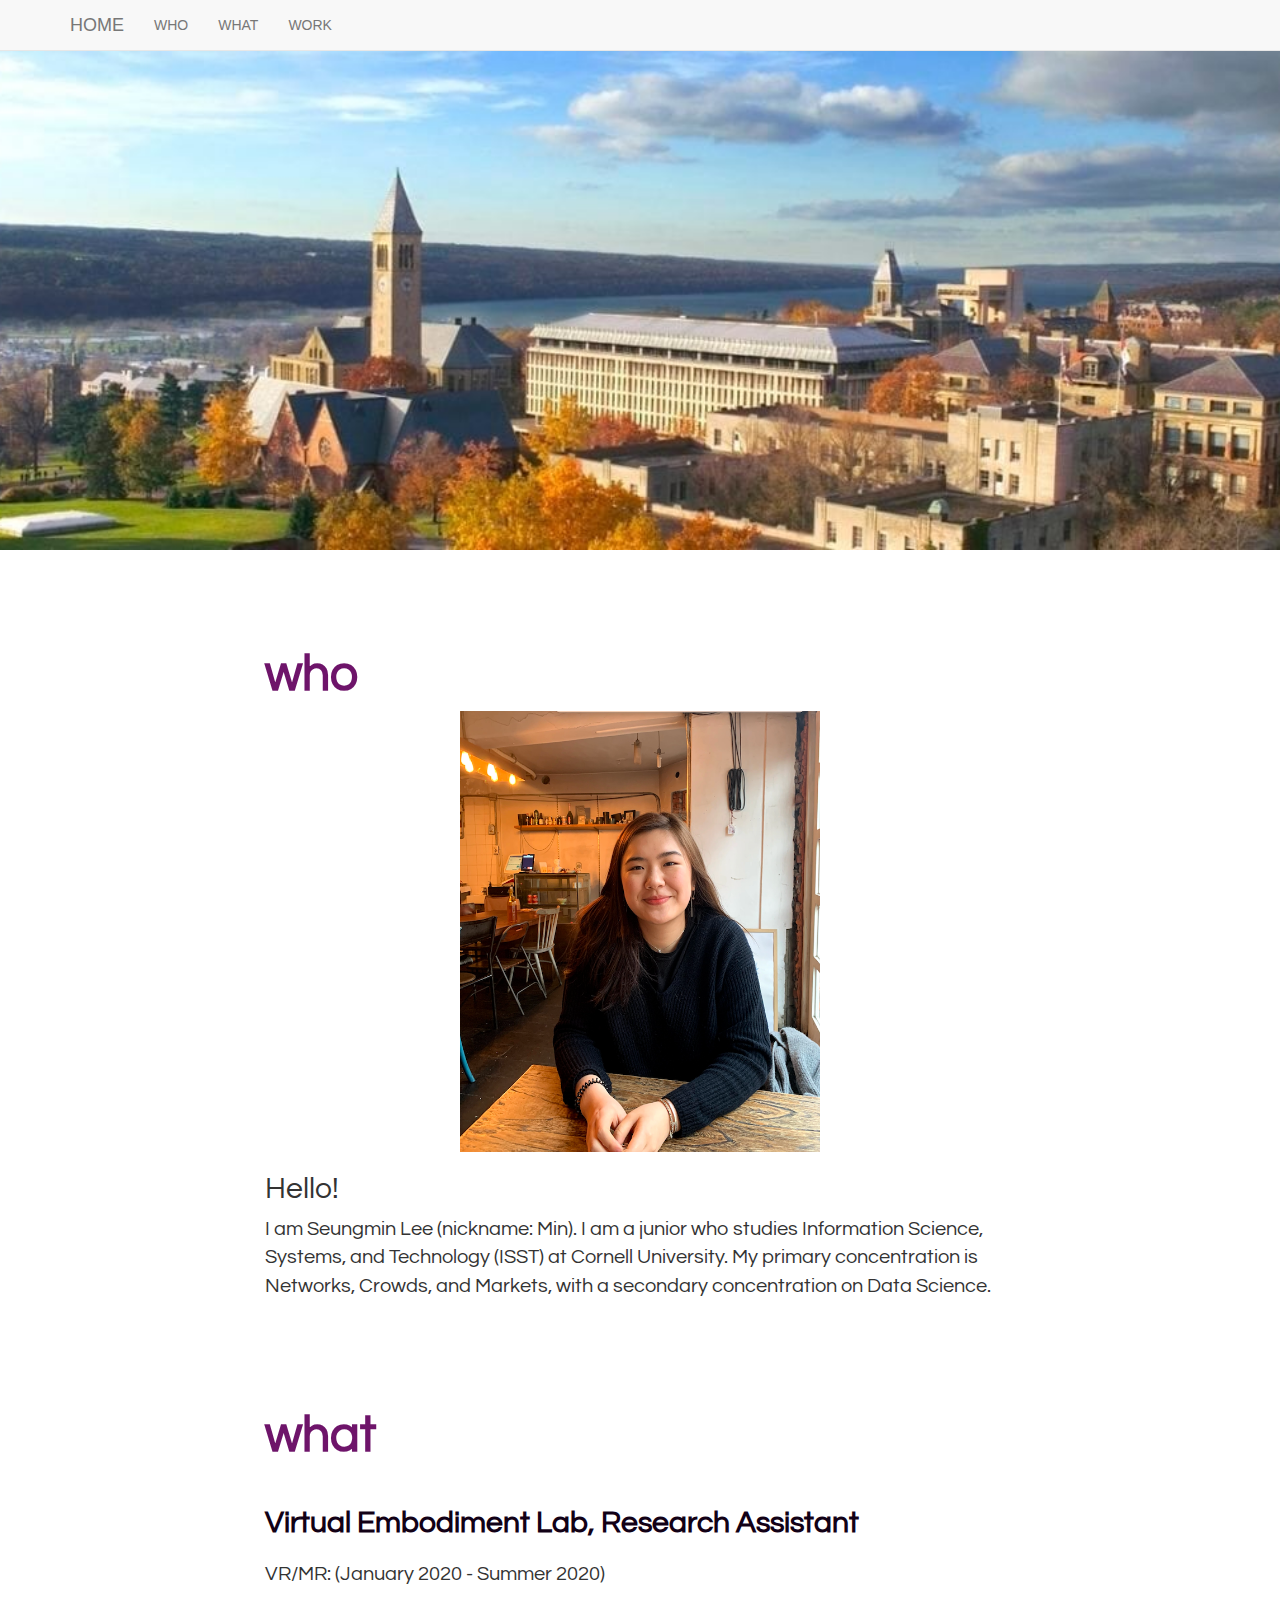
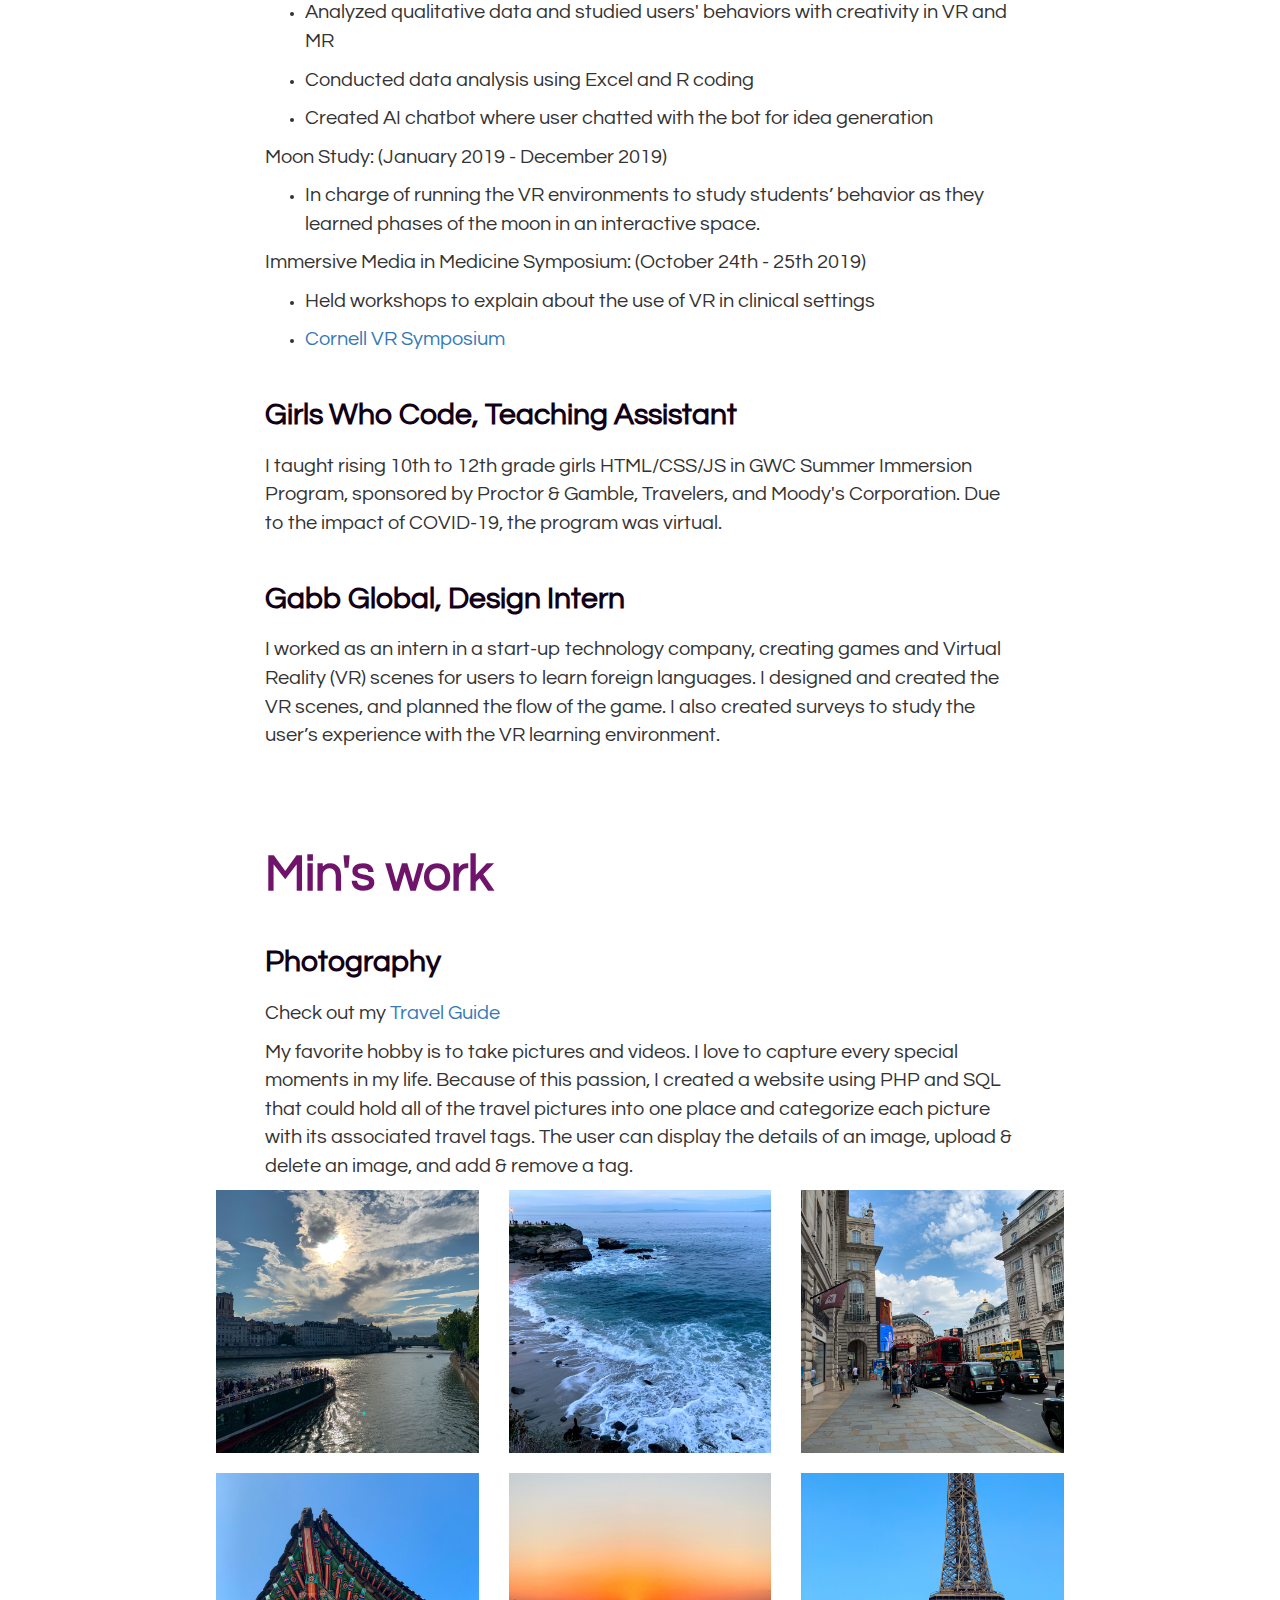
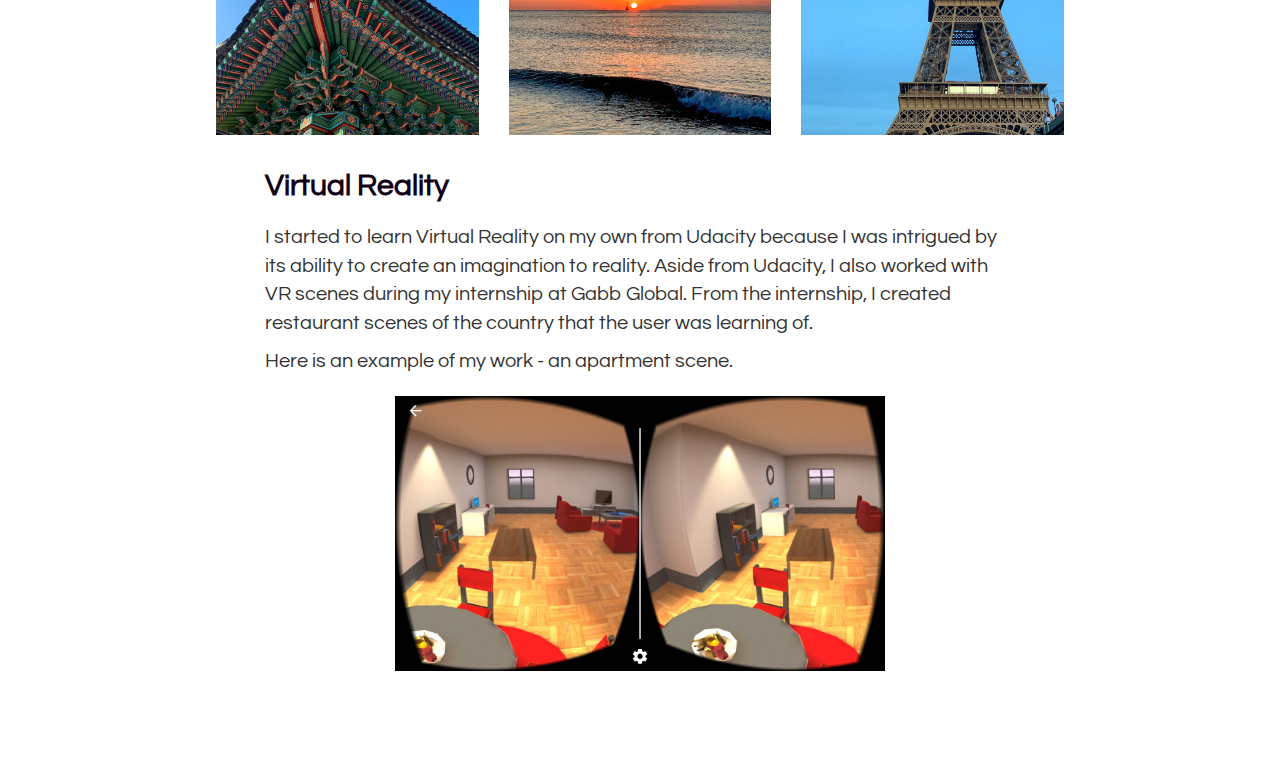
<file: webDev/index.html>
<!DOCTYPE html>
<html lang="en">

  <head>
    <title>
      Seungmin Lee
    </title>
    <link rel="stylesheet" href="https://maxcdn.bootstrapcdn.com/bootstrap/3.3.7/css/bootstrap.min.css" integrity="sha384-BVYiiSIFeK1dGmJRAkycuHAHRg32OmUcww7on3RYdg4Va+PmSTsz/K68vbdEjh4u" crossorigin="anonymous">
  	<link href="https://fonts.googleapis.com/css?family=Source+Sans+Pro:300,300i,600,700,700i" rel="stylesheet" type="text/css">
  	<link href="https://fonts.googleapis.com/css?family=Inconsolata:400,700,700i" rel="stylesheet" type="text/css">
    <link href="https://fonts.googleapis.com/css?family=Questrial&display=swap" rel="stylesheet">
    <link rel="stylesheet" href="main.css" />

    <style>
    /* Insert more CSS here */
    #name{
      color: #6041a8;
    }
    </style>
  </head>

  <body>
      <nav id="project-navbar" class="navbar navbar-default navbar-fixed-top">
          <div class="container">
        		<div class="navbar-header">
              <a class="navbar-brand" href="#project-wrapper"><span class="hidden-sm" id ="name"></span>HOME</a>
        		</div>
            <div id = "right">
          		<div class="collapse navbar-collapse" id="project-navbar-collapse">
                <ul class="nav navbar-nav">
            			<li><a href="#about">WHO</a></li>
            			<li><a href="#experience">WHAT</a></li>
                  <li><a href="#Interest">WORK</a></li>
                </ul>
          		</div>
            </div>
          </div>
    	</nav>

      <div id="project-wrapper" data-spy="scroll" data-target="#project-navbar">

        <div class="banner" style="padding-top:110px">
          <div class="over" id ="main">
          </div>
        </div>

        <p></p>

        <div id="about" class="container">
          <div class="row">
            <div class="col-md-2"></div>
            <div class="col-md-8">
              <div class="maintitle"><strong>who</strong></div>
              <div class = "profile">
                <div class = "content1">
    							<img src="profilepic.png" width="360"  alt="profile">
                </div>
              </div>
            </div>
            <div class="col-md-2"></div>
          </div>
          <div class="row">
            <div class="col-md-2"></div>
            <div class="col-md-8">
              <div class = "content2">
                <h2>Hello! </h2>
                  <p>I am Seungmin Lee (nickname: Min). I am a junior who studies Information Science, Systems, and Technology (ISST) at Cornell University.
                    My primary concentration is Networks, Crowds, and Markets, with a secondary concentration on Data Science.
                  <p>
              </div>
            </div>
            <div class="col-md-2"></div>
          </div>
        </div>

        <p></p>

        <div id="experience" class="container">
          <div class="row">
            <div class="col-md-2"></div>
            <div class="col-md-8">
            <div class="maintitle"><strong>what</strong></div>
            <div class="subtitle"> Virtual Embodiment Lab, Research Assistant</div>
              <p>VR/MR: (January 2020 - Summer 2020)</p>
            <ul>
              <li><p>Analyzed qualitative data and studied users' behaviors with creativity in VR and MR</p></li>
              <li><p>Conducted data analysis using Excel and R coding </p></li>
              <li><p>Created AI chatbot where user chatted with the bot for idea generation</p></li>
            </ul>

              <p>Moon Study: (January 2019 - December 2019)</p>
            <ul>
              <li><p>In charge of running the VR environments to study students’ behavior as they learned phases of the moon in an interactive space. </p></li>
            </ul>
              <p>Immersive Media in Medicine Symposium: (October 24th - 25th 2019)</p>
            <ul>
              <li><p>Held workshops to explain about the use of VR in clinical settings</p></li>
              <li><p><a href = "https://cornellvrsymposium.com/bios/">Cornell VR Symposium</a></p></li>
            </ul>
            <div class="subtitle">Girls Who Code, Teaching Assistant</div>

            <p>I taught rising 10th to 12th grade girls HTML/CSS/JS in GWC Summer Immersion Program, sponsored by Proctor & Gamble, Travelers, and Moody's Corporation. Due to the impact of COVID-19, the program was virtual.</p>


              <div class="subtitle">Gabb Global, Design Intern</div>
              <p>I worked as an intern in a start-up technology company, creating games and Virtual Reality (VR) scenes for users to learn foreign languages. I designed and created the VR scenes, and planned the flow of the game. I also created surveys to study the user’s experience with the VR learning environment.</p>
            </div>
              <div class="col-md-2"></div>
					</div>
        </div>

        <div id="Interest" class="container">

          <div class="row">

            <div class="col-md-2"></div>

            <div class="col-md-8">

              <div class="maintitle"><strong>Min's work</strong></div>
              <div class="subtitle"> Photography </div>
              <p>Check out my <a href="https://secure-everglades-37716.herokuapp.com/index.php">Travel Guide</a></p>
              <p> My favorite hobby is to take pictures and videos. I love to capture every special moments in my life. Because of this passion, I created a website using PHP and SQL that could hold all of the travel pictures into one place and categorize each picture with its associated travel tags.
                The user can display the details of an image, upload & delete an image, and add & remove a tag.</p>


            </div>
            <div class="col-md-2"></div>

          </div>


        <div class="row">
          <div class="col-md-1" style="width: 12.499999995%"></div>
          <div class="col-md-3">
            <img src="images/boat.jpg" alt = "A Boat in Paris" width="100%"/>
          </div>
          <div class="col-md-3">
            <img src="images/beach.jpg" alt = "La Jolla Beach" width="100%"/>
          </div>
          <div class="col-md-3">
            <img src="images/londonstreet.jpg" alt = "London Street" width="100%"/>
          </div>
          <div class="col-md-1" style="width: 12.499999995%"></div>
        </div>
        <div class="top-buffer"></div>
        <div class = "row">
          <div class="col-md-1" style="width: 12.499999995%"></div>
          <div class="col-md-3">
          <img src="images/korea.jpg" alt = "Korea" width="100%"/>
          </div>
          <div class="col-md-3">
          <img src="images/sun.jpg" alt = "Sunrise" width="100%"/>
          </div>
          <div class="col-md-3">
          <img src="images/paris.jpg" alt = "Eiffel Tower" width="100%"/>
          </div>
          <div class="col-md-1" style="width: 12.499999995%"></div>
        </div>


          <div class="row">
              <div class="col-md-2"></div>
              <div class="col-md-8">
              <div class="subtitle">Virtual Reality</div>

              <p>I started to learn Virtual Reality on my own from Udacity because I was intrigued by its ability to create an imagination to reality.
                Aside from Udacity, I also worked with VR scenes during my internship at Gabb Global. From the internship, I created restaurant scenes of the country that the user was learning of.</p>
              <p>Here is an example of my work - an apartment scene. </p>

              <div class="top-buffer"></div>
              <div class="top-buffer"></div>
              <div class="row">
                <div class="col-md-2"></div>
                <div class="col-md-8">
                  <img src="images/virtual.jpg" alt = "VR Scene" width="100%"/>
                </div>
                <div class="col-md-2"></div>

              </div>

              </div>
              <div class="col-md-2"></div>


          </div>
        </div>
        </div>
        <div class="row top-buffer-2"></div>

</html>
</file>
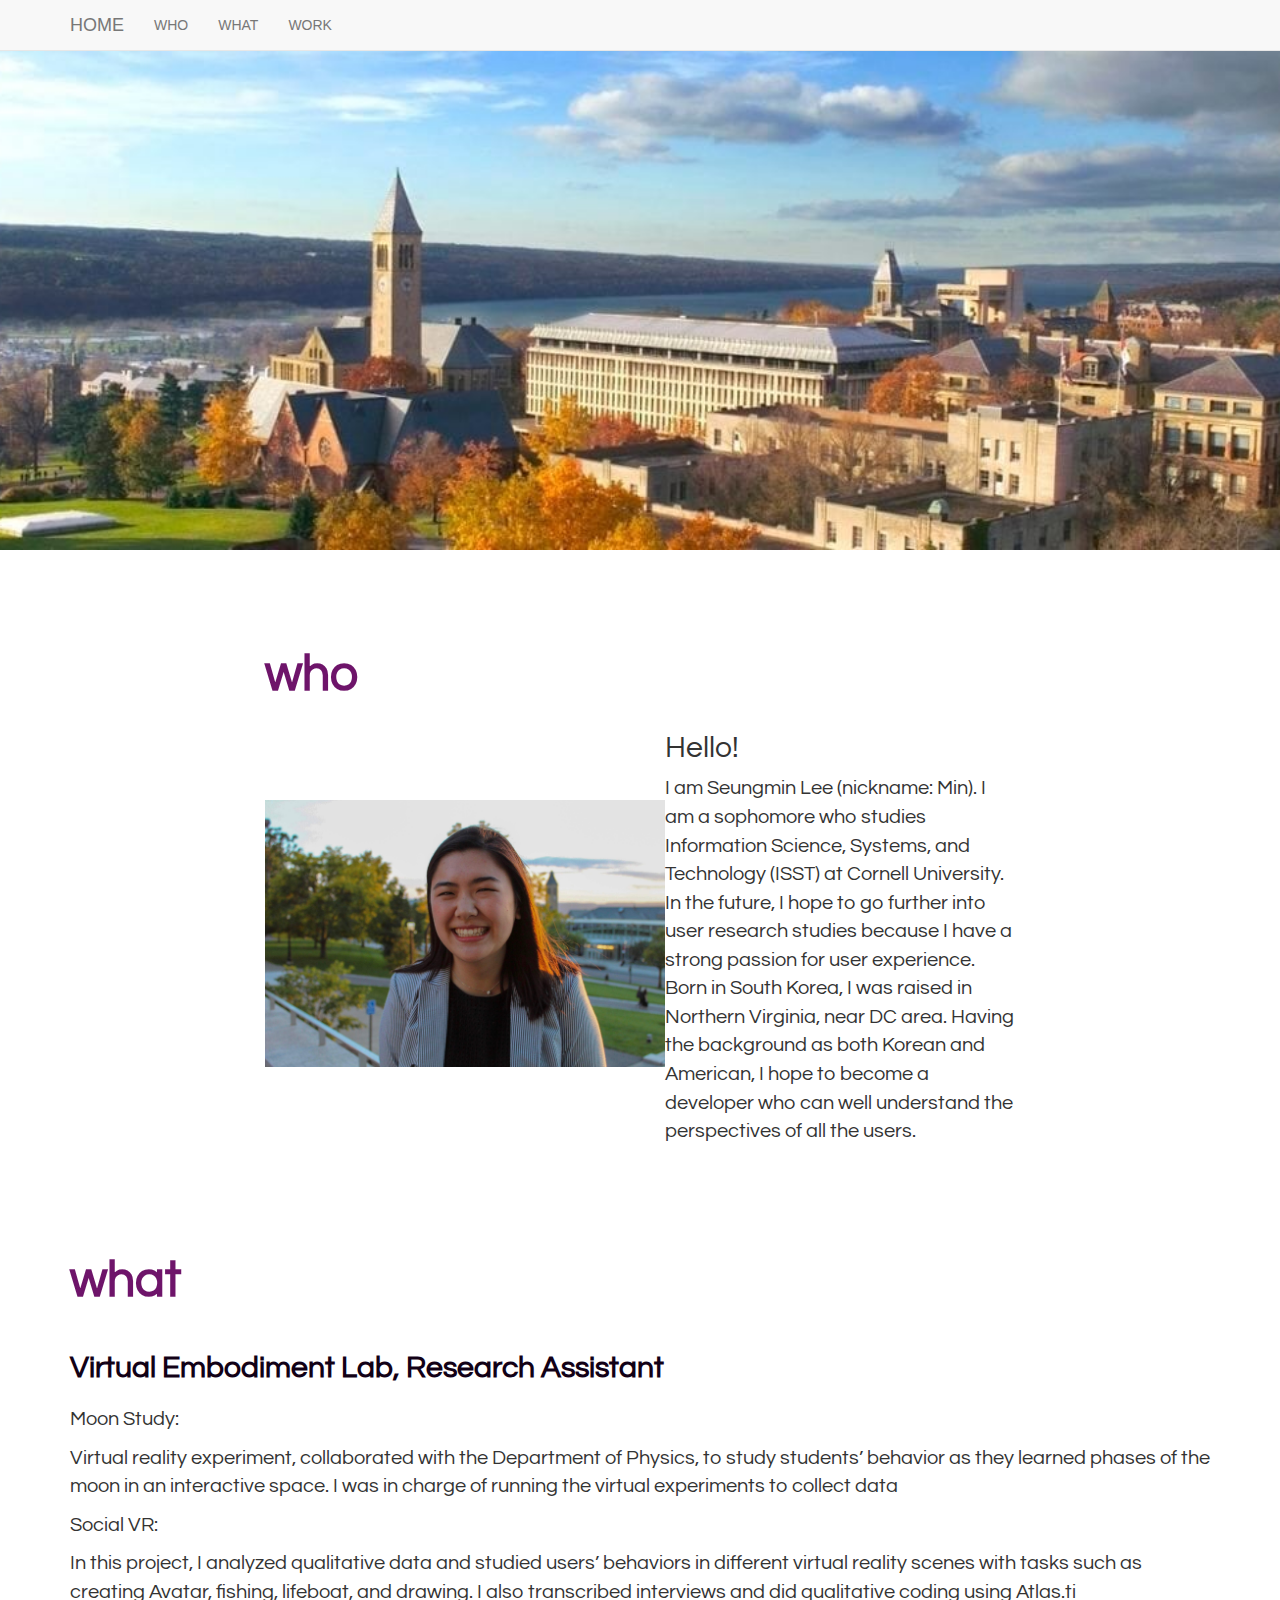
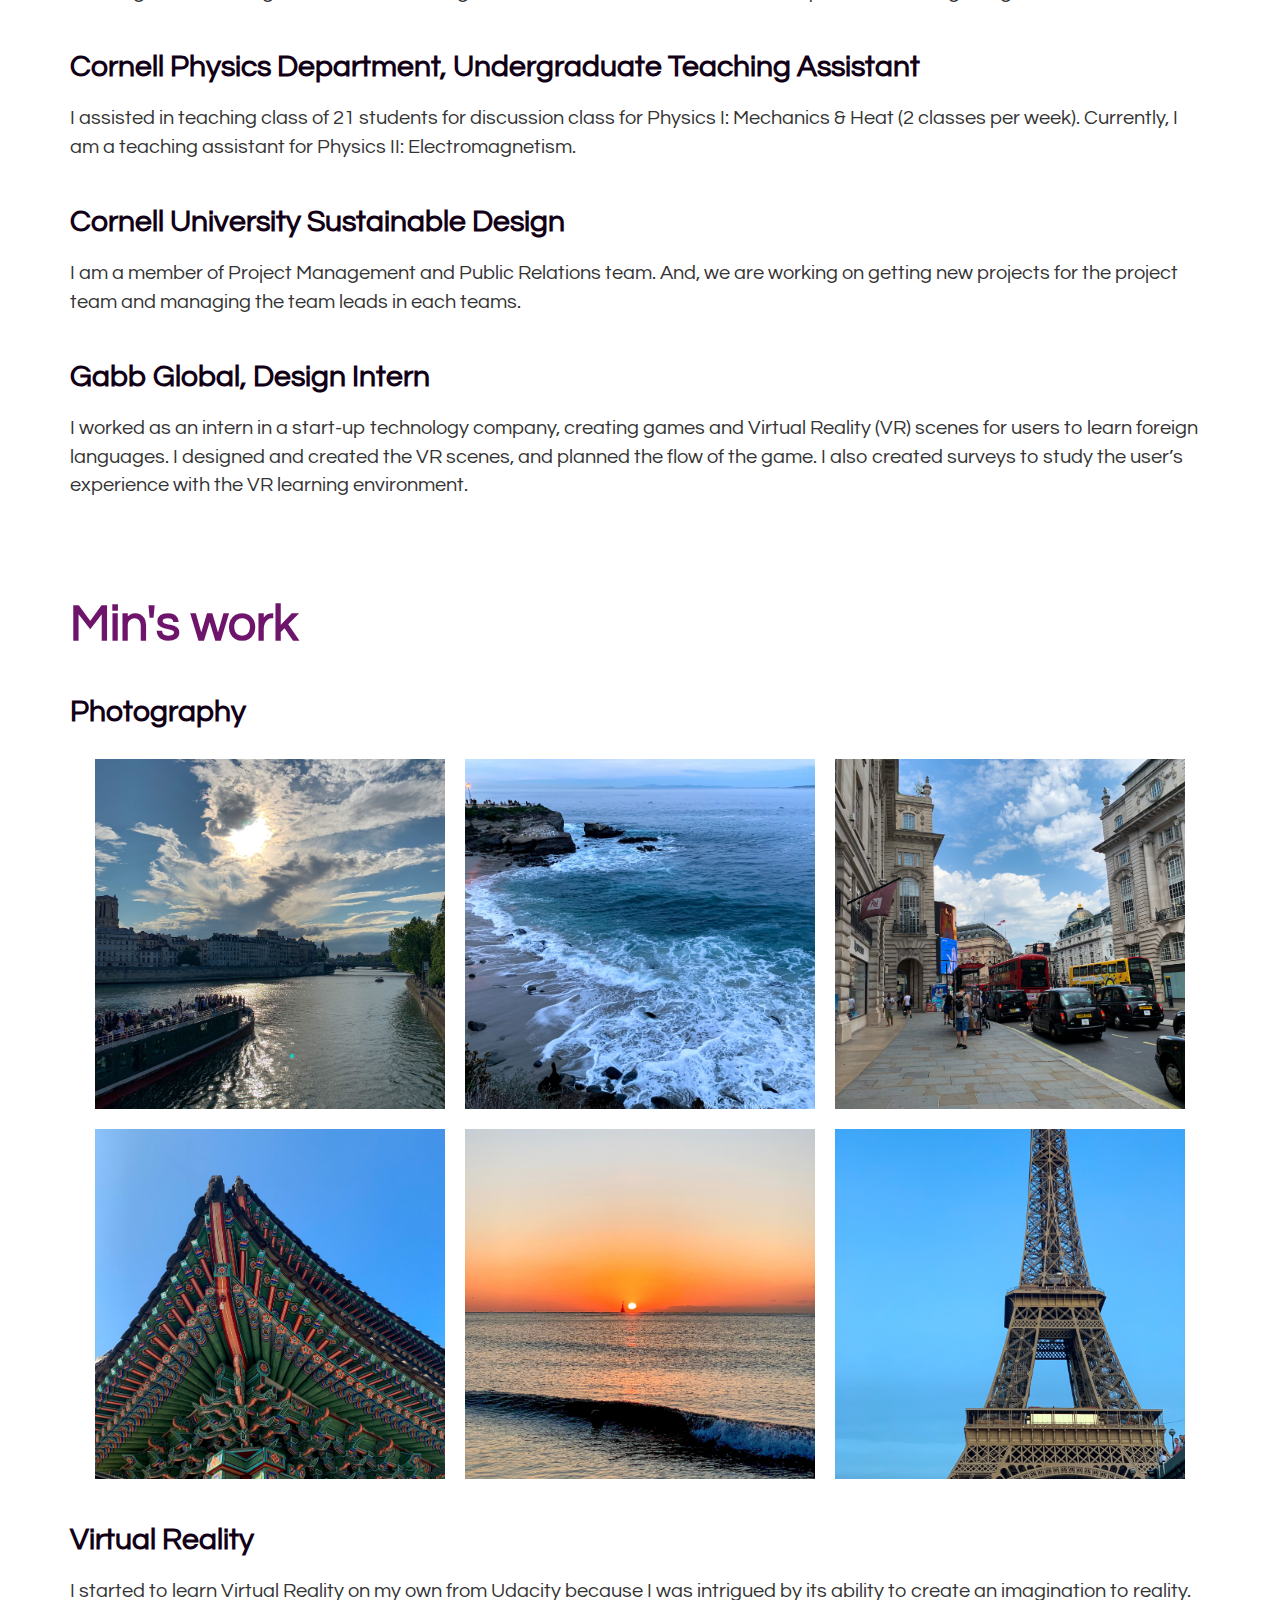
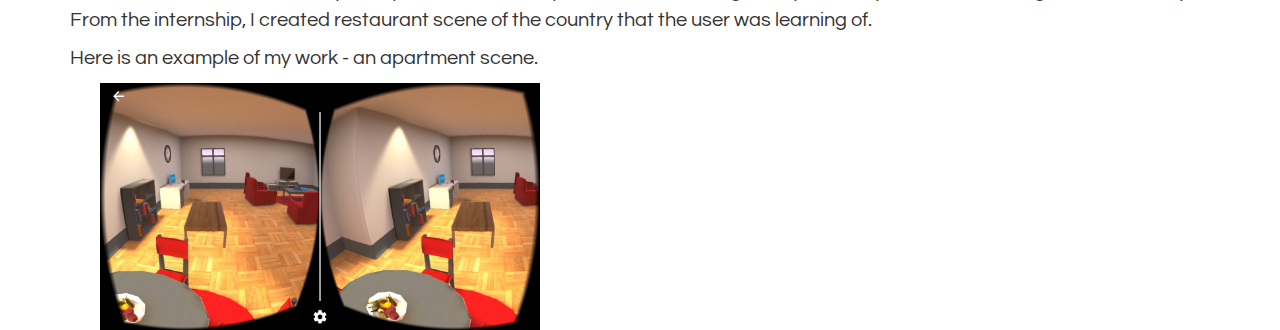
<file: webDev/original-index.html>
<!DOCTYPE html>
<html lang="en">

  <head>
    <title>
      Seungmin Lee
    </title>
    <link rel="stylesheet" href="https://maxcdn.bootstrapcdn.com/bootstrap/3.3.7/css/bootstrap.min.css" integrity="sha384-BVYiiSIFeK1dGmJRAkycuHAHRg32OmUcww7on3RYdg4Va+PmSTsz/K68vbdEjh4u" crossorigin="anonymous">
  	<link href="https://fonts.googleapis.com/css?family=Source+Sans+Pro:300,300i,600,700,700i" rel="stylesheet" type="text/css">
  	<link href="https://fonts.googleapis.com/css?family=Inconsolata:400,700,700i" rel="stylesheet" type="text/css">
    <link href="https://fonts.googleapis.com/css?family=Questrial&display=swap" rel="stylesheet">
    <link rel="stylesheet" href="main.css" />

    <style>
    /* Insert more CSS here */
    #name{
      color: #6041a8;
    }
    </style>
  </head>

  <body>
    <div>
      <nav id="project-navbar" class="navbar navbar-default navbar-fixed-top">
          <div class="container">
        		<div class="navbar-header">
              <a class="navbar-brand" href="#project-wrapper"><span class="hidden-sm" id ="name"></span>HOME</a>
        		</div>
            <div id = "right">
          		<div class="collapse navbar-collapse" id="project-navbar-collapse">
                <ul class="nav navbar-nav">
            			<li><a href="#about">WHO</a></li>
            			<li><a href="#experience">WHAT</a></li>
                  <li><a href="#Interest">WORK</a></li>
                </ul>
          		</div>
            </div>
          </div>
    	</nav>

      <div id="project-wrapper" data-spy="scroll" data-target="#project-navbar">

        <div class="banner" style="padding-top:110px">
          <div class="over" id ="main">
          </div>
        </div>

        <p></p>

        <div id="about" class="container">
          <div class="row">
            <div class="col-md-2"></div>
            <div class="col-md-8">
              <div class="maintitle"><strong>who</strong></div>
              <div class = "profile">
                <div class = "content1">
    							<img src="profilepic.jpg" width="400" alt="profile">
                </div>
                <div class = "content2">
    							<h2>Hello! </h2>
                    <p>I am Seungmin Lee (nickname: Min). I am a sophomore who studies Information Science, Systems, and Technology (ISST) at Cornell University.
                      In the future, I hope to go further into user research studies because I have a strong passion for user experience.
                      Born in South Korea, I was raised in Northern Virginia, near DC area. Having the background as both Korean and American, I hope to
                      become a developer who can well understand the perspectives of all the users.
                    <p>
                </div>
              </div>
            </div>
            <div class="col-md-2"></div>
          </div>
        </div>

        <p></p>

        <div id="experience" class="container">
          <div class="maintitle"><strong>what</strong></div>
          <div class="subtitle"> Virtual Embodiment Lab, Research Assistant</div>
            <p>Moon Study:</p>
            <p>Virtual reality experiment, collaborated with the Department of Physics, to study students’ behavior as they learned phases of the moon in an interactive space. I was in charge of running the virtual experiments to collect data </p>
            <p>Social VR:</p>
            <p> In this project, I analyzed qualitative data and studied users’ behaviors in different virtual reality scenes with tasks such as creating Avatar, fishing, lifeboat, and drawing. I also transcribed interviews and did qualitative coding using Atlas.ti</p>

            <div class="subtitle">Cornell Physics Department, Undergraduate Teaching Assistant</div>
              <p> I assisted in teaching class of 21 students for discussion class for Physics I: Mechanics & Heat (2 classes per week). Currently, I am a teaching assistant for Physics II: Electromagnetism. </p>
            <div class="subtitle">Cornell University Sustainable Design</div>
            <p>I am a member of Project Management and Public Relations team. And, we are working on getting new projects for the project team and managing the team leads in each teams.</p>

            <div class="subtitle">Gabb Global, Design Intern</div>
            <p>I worked as an intern in a start-up technology company, creating games and Virtual Reality (VR) scenes for users to learn foreign languages. I designed and created the VR scenes, and planned the flow of the game. I also created surveys to study the user’s experience with the VR learning environment.</p>
						</div>
					</div>
        </div>

        <div id="Interest" class="container">
          <div class="maintitle"><strong>Min's work</strong></div>
          <div class="subtitle"> Photography </div>
        <div class = "photos">
        <div class="row1">
          <div class="box1">
          <img src="images/boat.jpg" alt = "A Boat in Paris"/>
          </div>
          <div class="box2">
          <img src="images/beach.jpg" alt = "La Jolla Beach"/>
          </div>
          <div class="box3">
          <img src="images/londonstreet.jpg" alt = "London Street"/>
          </div>
        </div>
        <div class = "row2">
          <div class="box4">
          <img src="images/korea.jpg" alt = "Korea"/>
          </div>
          <div class="box5">
          <img src="images/sun.jpg" alt = "Sunrise"/>
          </div>
          <div class="box6">
          <img src="images/paris.jpg" alt = "Eiffel Tower"/>
          </div>
        </div>
      </div>


          <div class="subtitle">Virtual Reality</div>

          <p>I started to learn Virtual Reality on my own from Udacity because I was intrigued by its ability to create an imagination to reality.
            From the internship, I created restaurant scene of the country that the user was learning of.</p>
          <p>Here is an example of my work - an apartment scene. </p>
          <div class= "virtual">
          <img src="images/virtual.jpg" alt = "VR Scene"/>
          </div>
        </div>
</html>
</file>
<file: webDev/main.css>
.about{

}
.body{
  font-family: 'Questrial', sans-serif;
  width: 80%;
  margin: 0 auto;

}
h1{
  font-family: 'Questrial', sans-serif;
  font-size: 70px;
  color: rgb(110, 20, 106);
}
h2, h3{
  font-family: 'Questrial', sans-serif;
}

.maintitle{
  font-family: 'Questrial', sans-serif;
  font-size: 50px;
  color: rgb(110, 20, 106);
  margin-top: 80px;
}



.subtitle{
  font-family: 'Questrial', sans-serif;
  font-size: 30px;
  padding-top: 30px;
  padding-bottom: 15px;
  color: rgb(18, 1, 22);
  font-weight: bold;
}
p{
  font-family: 'Questrial', sans-serif;
  font-size: 20px;
}
@keyframes reveal
{
  from {opacity: 0;}
  to {opacity: 1;}
}
.photos{
  display: flex;
  flex-direction: column;
  padding: 0px 15px;
}
.row1, .row2{
  display: flex;
  flex-direction: row;
  flex-grow: 3;
  justify-content: center;
  width: 100%;
}
.top-buffer { margin-top:20px; }
.top-buffer-2 { margin-top:100px; }
.box1 img, .box2 img, .box3 img, .box4 img, .box5 img, .box6 img{
  display: block;
  width: 350px;
}
.box1, .box2, .box3, .box4, .box5, .box6 {
    position: relative;
    padding: 10px;
}
.virtual img{
  width: 500px;
  padding: 0px 30px;
}
.profile{
  display: flex;
  flex-direction: row;
  flex-grow: 2;
}
.content1, .content2{
  padding: auto auto;
  margin: auto auto;
}

#project-wrapper {
  position: relative;
  height: 100%;
  margin-top: 50px;
  overflow-y: scroll;
}

.wrapper {
  padding-top: 50px;
}

.banner {
  animation-name: reveal;
  animation-duration: 4s;
  height: 500px;
  #opacity: 0.5;
  background: url(banner.jpg) center center;
  background-size: cover;
  overflow: hidden; }
  .banner .bg {
    max-width: 900px; }
  .banner .over {
    position: absolute;
    top: 25%;
    text-align: center !important;
    width: 100%; }


/* .square_image {
  -webkit-border-radius: 100%;
  -moz-border-radius: 100%;
  -ms-border-radius: 100%;
  border-radius: 100%;
  max-width: 150px;
  max-height: 150px;
  overflow: hidden; }
  .square_image.s2 {
    border-color: #ee8484; }
  .square_image img {
    max-width: 300%; } */
</file>
